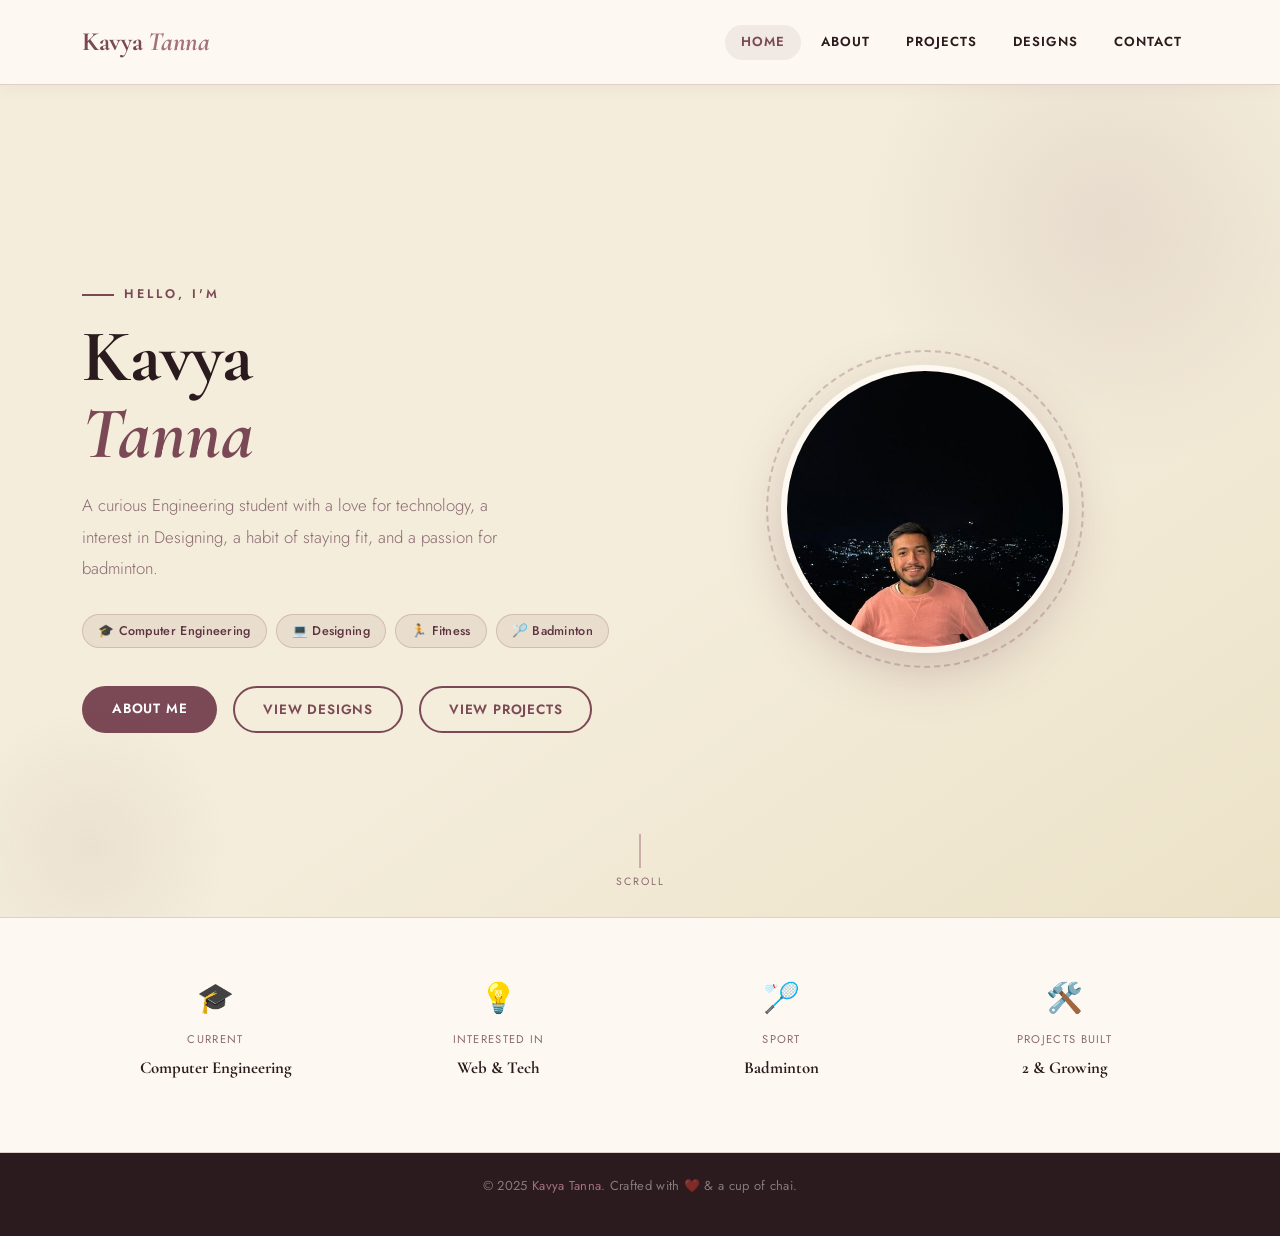
<file: index.html>
<!DOCTYPE html>
<html lang="en">
<head>
  <meta charset="UTF-8"/>
  <meta name="viewport" content="width=device-width, initial-scale=1.0"/>
  <title>Kavya Tanna | Portfolio</title>
  <link rel="stylesheet" href="https://cdn.jsdelivr.net/npm/bootstrap@5.3.2/dist/css/bootstrap.min.css"/>
  <link rel="stylesheet" href="style.css"/>
</head>
<body>

  
  <!-- ========== NAVBAR ========== -->
  <nav class="navbar navbar-expand-lg">
    <div class="container">
      <a class="navbar-brand" href="index.html">Kavya <em>Tanna</em></a>
      <button class="navbar-toggler" type="button"
        data-bs-toggle="collapse" data-bs-target="#navbarNav"
        aria-controls="navbarNav" aria-expanded="false" aria-label="Toggle navigation">
        <span class="navbar-toggler-icon"></span>
      </button>
      <div class="collapse navbar-collapse justify-content-end" id="navbarNav">
        <ul class="navbar-nav gap-1">
          <li class="nav-item"><a class="nav-link" href="index.html">Home</a></li>
          <li class="nav-item"><a class="nav-link" href="about.html">About</a></li>
          <li class="nav-item"><a class="nav-link" href="projects.html">Projects</a></li>
          <li class="nav-item"><a class="nav-link" href="designs.html">Designs</a></li>
          <li class="nav-item"><a class="nav-link" href="contact.html">Contact</a></li>
        </ul>
      </div>
    </div>
  </nav>

  <!-- ========== HERO ========== -->
  <section class="hero-section">
    <div class="container">
      <div class="row align-items-center">

        <!-- Text -->
        <div class="col-lg-6 col-md-7">
          <p class="hero-greeting fade-up">Hello, I'm</p>
          <h1 class="hero-name fade-up delay-1">Kavya<br/><span>Tanna</span></h1>
          <p class="hero-tagline fade-up delay-2">
            A curious Engineering student with a love for technology, a interest in Designing,
            a habit of staying fit, and a passion for badminton. 
          </p>
          <div class="hero-badges fade-up delay-3">
            <span class="badge-pill">🎓 Computer Engineering</span>
            <span class="badge-pill">💻 Designing</span>
            <span class="badge-pill">🏃 Fitness</span>
            <span class="badge-pill">🏸 Badminton</span>
          </div>
          <div class="d-flex flex-wrap gap-3 fade-up delay-4">
            <a href="about.html" class="btn-primary-custom">About Me</a>
            <a href="designs.html" class="btn-outline-custom">View Designs</a>
            <a href="projects.html" class="btn-outline-custom">View Projects</a>
          </div>
        </div>

        <!-- Profile Photo -->
        <div class="col-lg-6 col-md-5 hero-img-wrap fade-up delay-3">
          <!--
            Profile photo saved as profile.png in the same folder.
            To swap, replace the src with your new image filename.
          -->
          <img src="profile.png" alt="Kavya Tanna" class="hero-img"/>
        </div>

      </div>
    </div>

    <!-- Scroll hint -->
    <div class="scroll-hint">
      <span></span>scroll
    </div>
  </section>

  <!-- ========== QUICK INFO STRIP ========== -->
  <section class="quick-info">
    <div class="container">
      <div class="row g-3 justify-content-center">

        <div class="col-6 col-md-3">
          <div class="info-item">
            <div class="info-icon">🎓</div>
            <p class="info-label">Current</p>
            <p class="info-value">Computer Engineering</p>
          </div>
        </div>

        <div class="col-6 col-md-3">
          <div class="info-item">
            <div class="info-icon">💡</div>
            <p class="info-label">Interested In</p>
            <p class="info-value">Web & Tech</p>
          </div>
        </div>

        <div class="col-6 col-md-3">
          <div class="info-item">
            <div class="info-icon">🏸</div>
            <p class="info-label">Sport</p>
            <p class="info-value">Badminton</p>
          </div>
        </div>

        <div class="col-6 col-md-3">
          <div class="info-item">
            <div class="info-icon">🛠️</div>
            <p class="info-label">Projects Built</p>
            <p class="info-value">2 & Growing</p>
          </div>
        </div>

      </div>
    </div>
  </section>

  <!-- ========== FOOTER ========== -->
  <footer class="site-footer">
    <p>© 2025 <span>Kavya Tanna</span>. Crafted with ❤️ &amp; a cup of chai.</p>
  </footer>

  <script src="https://cdn.jsdelivr.net/npm/bootstrap@5.3.2/dist/js/bootstrap.bundle.min.js"></script>
  <script src="script.js"></script>
</body>
</html>
</file>
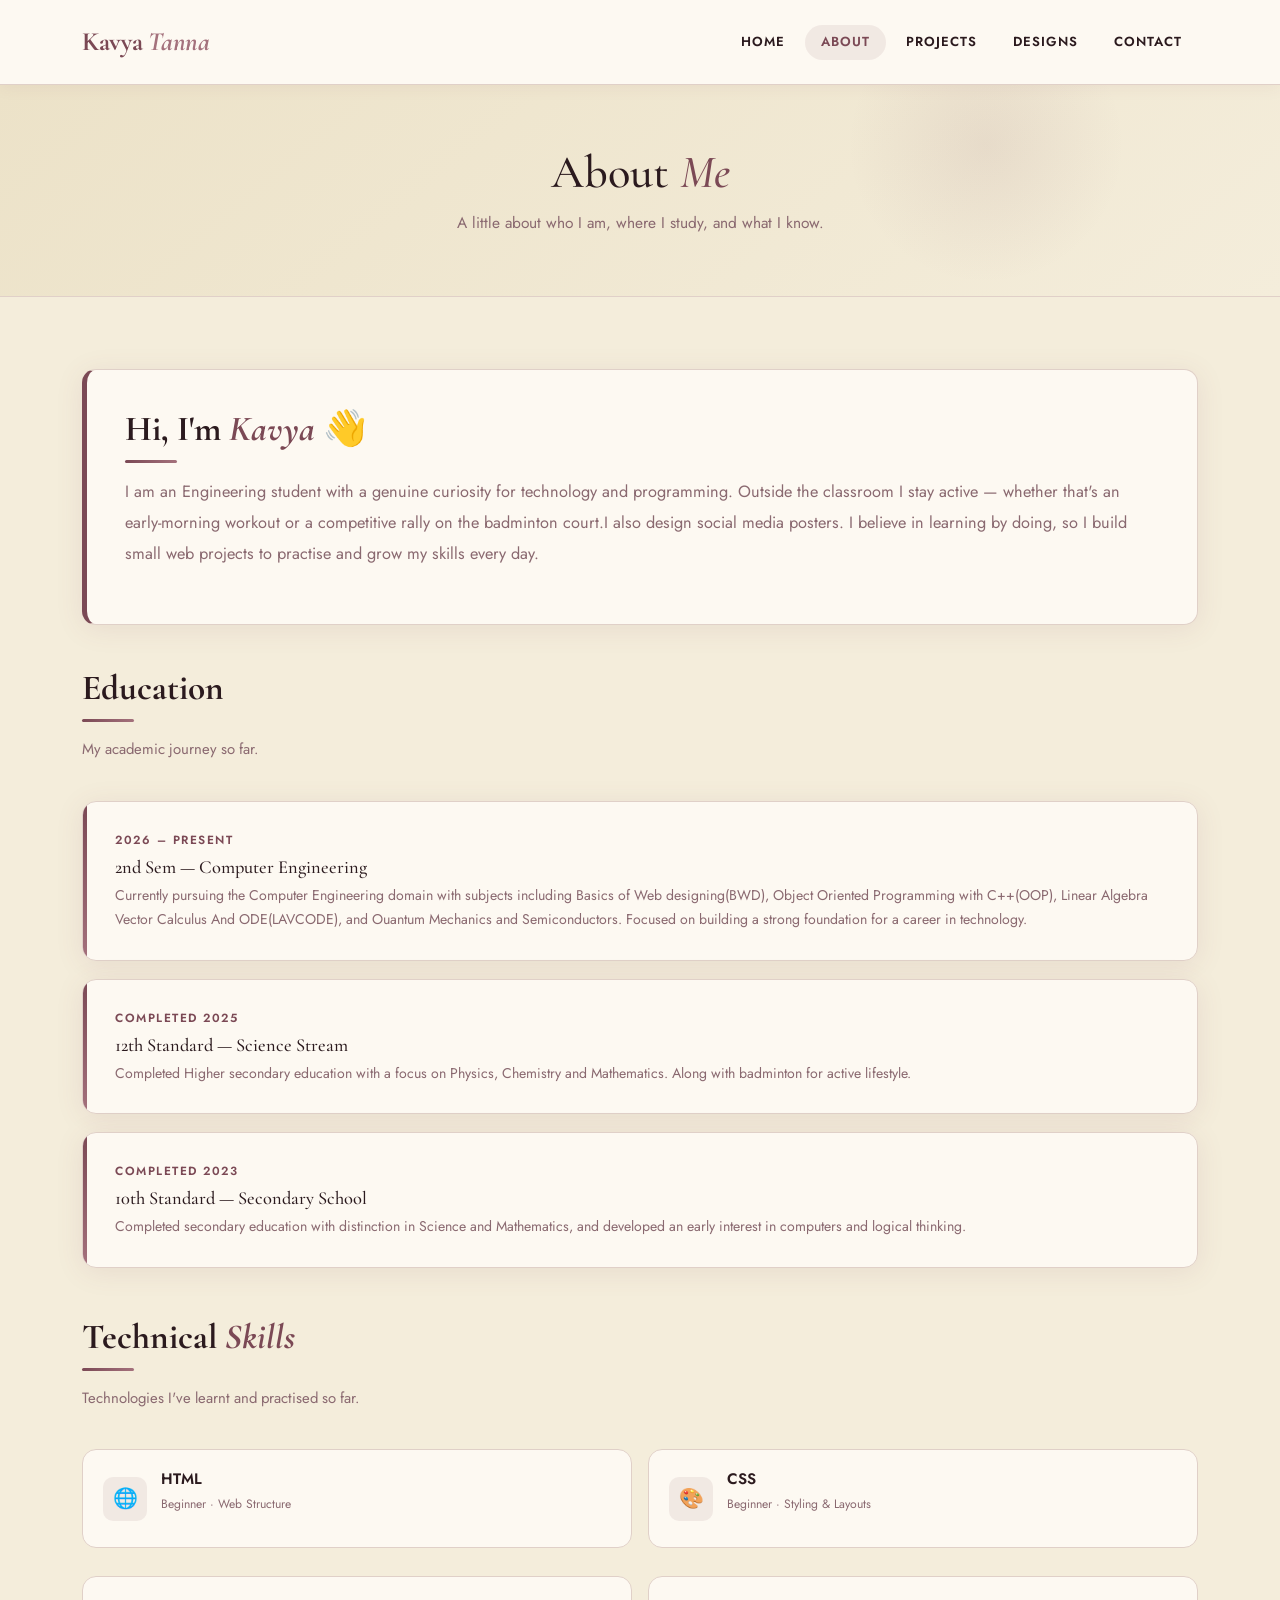
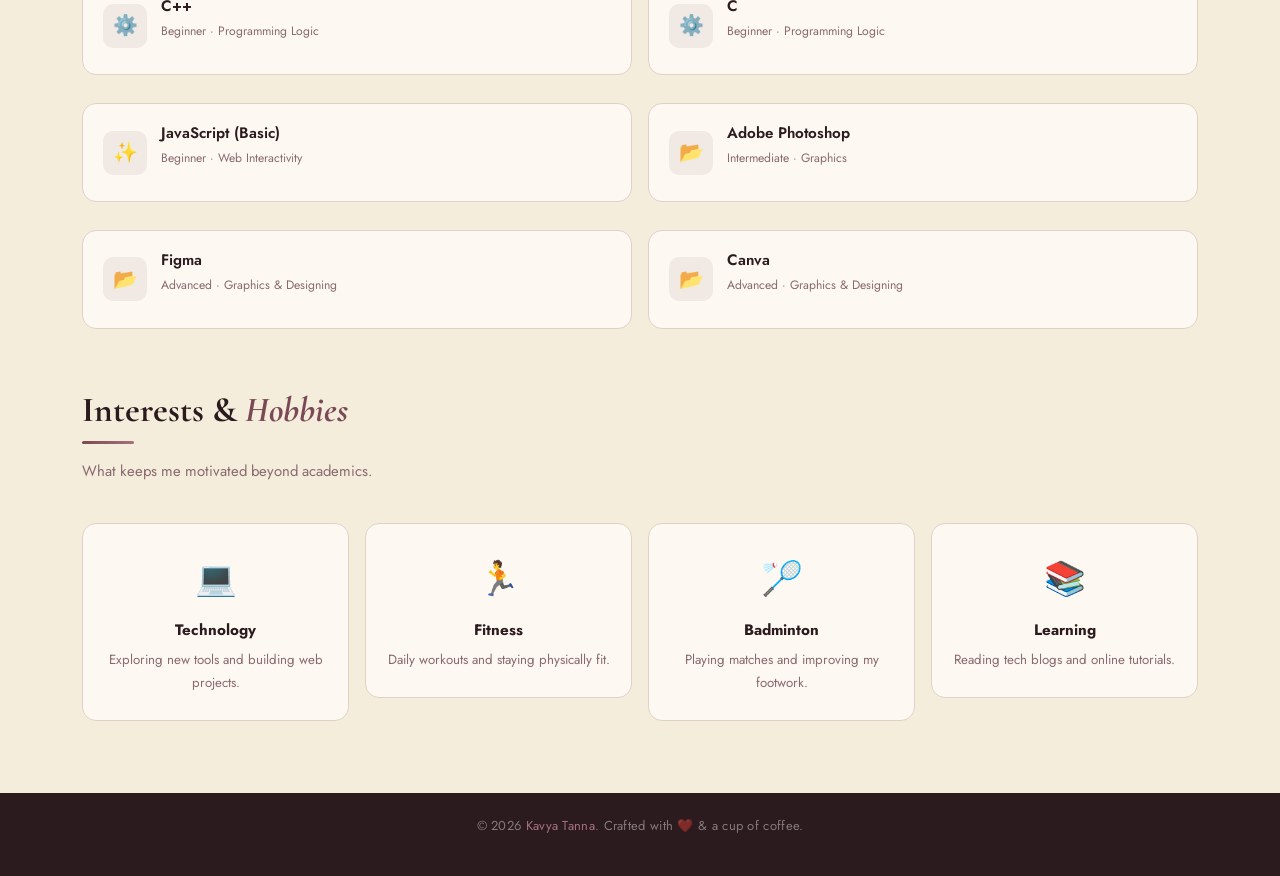
<file: about.html>
<!DOCTYPE html>
<html lang="en">
<head>
  <meta charset="UTF-8"/>
  <meta name="viewport" content="width=device-width, initial-scale=1.0"/>
  <title>About | Kavya Tanna</title>
  <link rel="stylesheet" href="https://cdn.jsdelivr.net/npm/bootstrap@5.3.2/dist/css/bootstrap.min.css"/>
  <link rel="stylesheet" href="style.css"/>
</head>
<body>

  <!-- ========== NAVBAR ========== -->
  <nav class="navbar navbar-expand-lg">
    <div class="container">
      <a class="navbar-brand" href="index.html">Kavya <em>Tanna</em></a>
      <button class="navbar-toggler" type="button"
        data-bs-toggle="collapse" data-bs-target="#navbarNav"
        aria-controls="navbarNav" aria-expanded="false" aria-label="Toggle navigation">
        <span class="navbar-toggler-icon"></span>
      </button>
      <div class="collapse navbar-collapse justify-content-end" id="navbarNav">
        <ul class="navbar-nav gap-1">
          <li class="nav-item"><a class="nav-link" href="index.html">Home</a></li>
          <li class="nav-item"><a class="nav-link" href="about.html">About</a></li>
          <li class="nav-item"><a class="nav-link" href="projects.html">Projects</a></li>
          <li class="nav-item"><a class="nav-link" href="designs.html">Designs</a></li>
          <li class="nav-item"><a class="nav-link" href="contact.html">Contact</a></li>
        </ul>
      </div>
    </div>
  </nav>

  <!-- ========== PAGE BANNER ========== -->
  <section class="page-banner">
    <div class="container">
      <h1 class="fade-up">About <span style="color:var(--mocha);font-style:italic">Me</span></h1>
      <p class="fade-up delay-1">A little about who I am, where I study, and what I know.</p>
    </div>
  </section>

  <!-- ========== ABOUT CONTENT ========== -->
  <section class="about-section">
    <div class="container">

      <!-- Intro -->
      <div class="about-intro fade-up">
        <h2 class="section-title">Hi, I'm <span>Kavya</span> 👋</h2>
        <div class="divider"></div>
        <p>
          I am an Engineering student with a genuine curiosity for technology and programming.
          Outside the classroom I stay active — whether that's an early-morning workout or
          a competitive rally on the badminton court.I also design social media posters. I believe in learning by doing, so I
          build small web projects to practise and grow my skills every day.
        </p>
      </div>

      <!-- Education -->
      <div class="mb-5 fade-up delay-1">
        <h2 class="section-title">Education</h2>
        <div class="divider"></div>
        <p class="section-subtitle">My academic journey so far.</p>

        <div class="edu-card">
          <p class="year">2026 – Present</p>
          <h4>2nd Sem — Computer Engineering</h4>
          <p>
            Currently pursuing the Computer Engineering domain with subjects including Basics of Web designing(BWD), 
             Object Oriented Programming with C++(OOP), Linear Algebra Vector Calculus And ODE(LAVCODE), and Ouantum Mechanics and Semiconductors. 
             Focused on building a strong foundation for a career in technology.
        </div>

        <div class="edu-card">
          <p class="year">Completed 2025</p>
          <h4>12th Standard — Science Stream</h4>
          <p>
            Completed Higher secondary education with a focus on Physics, Chemistry and Mathematics. Along with badminton for active lifestyle.
          </p>
        </div>

        <div class="edu-card">
          <p class="year">Completed 2023</p>
          <h4>10th Standard — Secondary School</h4>
          <p>
            Completed secondary education with distinction in Science and Mathematics,
            and developed an early interest in computers and logical thinking.
          </p>
        </div>
      </div>

      <!-- Skills -->
      <div class="mb-5 fade-up delay-2">
        <h2 class="section-title">Technical <span>Skills</span></h2>
        <div class="divider"></div>
        <p class="section-subtitle">Technologies I've learnt and practised so far.</p>

        <div class="row g-3">
          <div class="col-md-6">
            <div class="skill-item">
              <div class="skill-icon">🌐</div>
              <div>
                <p class="skill-name">HTML</p>
                <p class="skill-level">Beginner · Web Structure</p>
              </div>
            </div>
          </div>
          <div class="col-md-6">
            <div class="skill-item">
              <div class="skill-icon">🎨</div>
              <div>
                <p class="skill-name">CSS</p>
                <p class="skill-level">Beginner · Styling & Layouts</p>
              </div>
            </div>
          </div>
          <div class="col-md-6">
            <div class="skill-item">
              <div class="skill-icon">⚙️</div>
              <div>
                <p class="skill-name">C++</p>
                <p class="skill-level">Beginner · Programming Logic</p>
              </div>
            </div>
          </div>
          <div class="col-md-6">
            <div class="skill-item">
              <div class="skill-icon">⚙️</div>
              <div>
                <p class="skill-name">C</p>
                <p class="skill-level">Beginner · Programming Logic</p>
              </div>
            </div>
          </div>
          <div class="col-md-6">
            <div class="skill-item">
              <div class="skill-icon">✨</div>
              <div>
                <p class="skill-name">JavaScript (Basic)</p>
                <p class="skill-level">Beginner · Web Interactivity</p>
              </div>
            </div>
          </div>
          <div class="col-md-6">
            <div class="skill-item">
              <div class="skill-icon">📂</div>
              <div>
                <p class="skill-name">Adobe Photoshop</p>
                <p class="skill-level">Intermediate · Graphics</p>
              </div>
            </div>
          </div>
          <div class="col-md-6">
            <div class="skill-item">
              <div class="skill-icon">📂</div>
              <div>
                <p class="skill-name">Figma</p>
                <p class="skill-level">Advanced · Graphics & Designing </p>
              </div>
            </div>
          </div>
          <div class="col-md-6">
            <div class="skill-item">
              <div class="skill-icon">📂</div>
              <div>
                <p class="skill-name">Canva</p>
                <p class="skill-level">Advanced · Graphics & Designing</p>
              </div>
            </div>
          </div>
        </div>

        
      </div>

      <!-- Interests -->
      <div class="fade-up delay-3">
        <h2 class="section-title">Interests &amp; <span>Hobbies</span></h2>
        <div class="divider"></div>
        <p class="section-subtitle">What keeps me motivated beyond academics.</p>
        <div class="row g-3">
          <div class="col-6 col-md-3">
            <div class="interest-box">
              <div class="emoji">💻</div>
              <strong>Technology</strong>
              <p>Exploring new tools and building web projects.</p>
            </div>
          </div>
          <div class="col-6 col-md-3">
            <div class="interest-box">
              <div class="emoji">🏃</div>
              <strong>Fitness</strong>
              <p>Daily workouts and staying physically fit.</p>
            </div>
          </div>
          <div class="col-6 col-md-3">
            <div class="interest-box">
              <div class="emoji">🏸</div>
              <strong>Badminton</strong>
              <p>Playing matches and improving my footwork.</p>
            </div>
          </div>
          <div class="col-6 col-md-3">
            <div class="interest-box">
              <div class="emoji">📚</div>
              <strong>Learning</strong>
              <p>Reading tech blogs and online tutorials.</p>
            </div>
          </div>
        </div>
      </div>

    </div>
  </section>

  <!-- ========== FOOTER ========== -->
  <footer class="site-footer">
    <p>© 2026 <span>Kavya Tanna</span>. Crafted with ❤️ &amp; a cup of coffee.</p>
  </footer>

  <script src="https://cdn.jsdelivr.net/npm/bootstrap@5.3.2/dist/js/bootstrap.bundle.min.js"></script>
  <script src="script.js"></script>
</body>
</html>
</file>
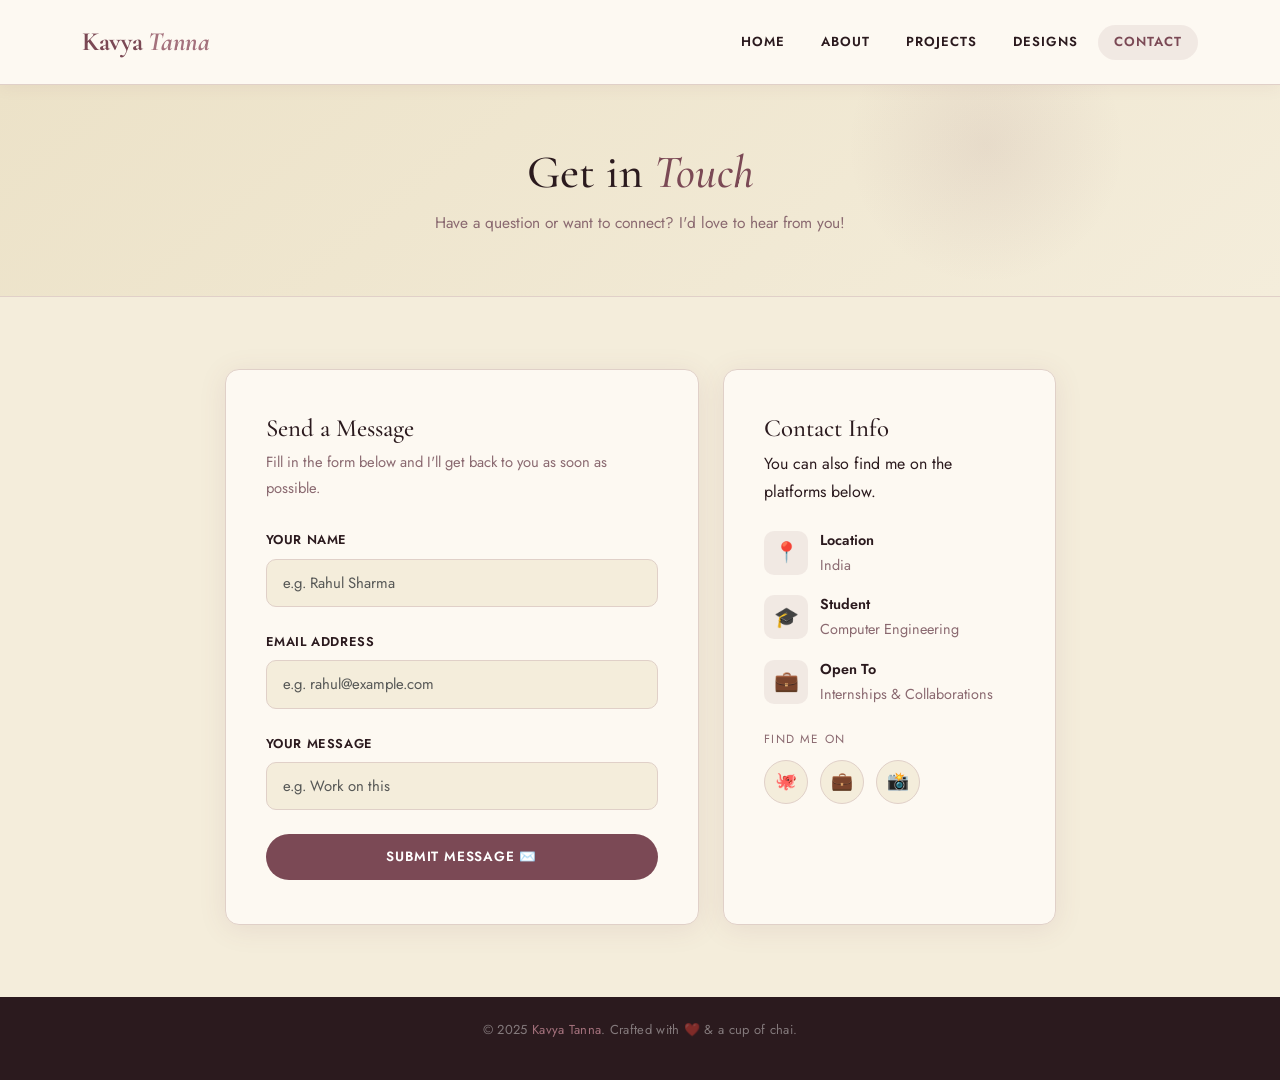
<file: contact.html>
<!DOCTYPE html>
<html lang="en">
<head>
  <meta charset="UTF-8"/>
  <meta name="viewport" content="width=device-width, initial-scale=1.0"/>
  <title>Contact | Kavya Tanna</title>
  <link rel="stylesheet" href="https://cdn.jsdelivr.net/npm/bootstrap@5.3.2/dist/css/bootstrap.min.css"/>
  <link rel="stylesheet" href="style.css"/>
</head>
<body>

  <!-- ========== NAVBAR ========== -->
  <nav class="navbar navbar-expand-lg">
    <div class="container">
      <a class="navbar-brand" href="index.html">Kavya <em>Tanna</em></a>
      <button class="navbar-toggler" type="button"
        data-bs-toggle="collapse" data-bs-target="#navbarNav"
        aria-controls="navbarNav" aria-expanded="false" aria-label="Toggle navigation">
        <span class="navbar-toggler-icon"></span>
      </button>
      <div class="collapse navbar-collapse justify-content-end" id="navbarNav">
        <ul class="navbar-nav gap-1">
          <li class="nav-item"><a class="nav-link" href="index.html">Home</a></li>
          <li class="nav-item"><a class="nav-link" href="about.html">About</a></li>
          <li class="nav-item"><a class="nav-link" href="projects.html">Projects</a></li>
          <li class="nav-item"><a class="nav-link" href="designs.html">Designs</a></li>
          <li class="nav-item"><a class="nav-link" href="contact.html">Contact</a></li>
        </ul>
      </div>
    </div>
  </nav>

  <!-- ========== PAGE BANNER ========== -->
  <section class="page-banner">
    <div class="container">
      <h1 class="fade-up">Get in <span style="color:var(--mocha);font-style:italic">Touch</span></h1>
      <p class="fade-up delay-1">Have a question or want to connect? I'd love to hear from you!</p>
    </div>
  </section>

  <!-- ========== CONTACT SECTION ========== -->
  <section class="contact-section">
    <div class="container">
      <div class="row justify-content-center">
        <div class="col-lg-9">
          <div class="row g-4">

            <!-- Contact Form -->
            <div class="col-md-7 fade-up delay-1">
              <div class="contact-card">
                <h3>Send a Message</h3>
                <p>Fill in the form below and I'll get back to you as soon as possible.</p>

                <!-- contactForm id is required by script.js -->
                <form id="contactForm" novalidate>

                  <!-- Name -->
                  <div class="mb-4">
                    <label for="contactName" class="form-label">Your Name</label>
                    <input type="text" class="form-control" id="contactName"
                           placeholder="e.g. Rahul Sharma" required/>
                  </div>

                  <!-- Email -->
                  <div class="mb-4">
                    <label for="contactEmail" class="form-label">Email Address</label>
                    <input type="email" class="form-control" id="contactEmail"
                           placeholder="e.g. rahul@example.com" required/>
                  </div>

                  <!-- Message -->
                  <div class="mb-4">
                    <label for="contactEmail" class="form-label">Your Message</label>
                    <input type="text" class="form-control" id="contactEmail"
                           placeholder="e.g. Work on this" required/>
                  </div>

                  <!-- Submit -->
                  <button type="submit" class="btn-primary-custom"
                          style="width:100%;text-align:center;">
                    Submit Message ✉️
                  </button>

                </form>
                <!-- Alert injected here by script.js -->
              </div>
            </div>

            <!-- Info Sidebar -->
            <div class="col-md-5 fade-up delay-2">
              <div class="contact-card" style="height:100%;display:flex;flex-direction:column;gap:22px;">

                <div>
                  <h3>Contact Info</h3>
                  <p style="margin-bottom:0;">You can also find me on the platforms below.</p>
                </div>

                <!-- Info rows -->
                <div style="display:flex;flex-direction:column;gap:14px;font-size:0.9rem;">

                  <div style="display:flex;align-items:center;gap:12px;">
                    <div class="skill-icon">📍</div>
                    <div>
                      <p style="margin:0;font-weight:600;color:var(--dark)">Location</p>
                      <p style="margin:0;color:var(--muted)">India</p>
                    </div>
                  </div>

                  <div style="display:flex;align-items:center;gap:12px;">
                    <div class="skill-icon">🎓</div>
                    <div>
                      <p style="margin:0;font-weight:600;color:var(--dark)">Student</p>
                      <p style="margin:0;color:var(--muted)">Computer Engineering</p>
                    </div>
                  </div>

                  <div style="display:flex;align-items:center;gap:12px;">
                    <div class="skill-icon">💼</div>
                    <div>
                      <p style="margin:0;font-weight:600;color:var(--dark)">Open To</p>
                      <p style="margin:0;color:var(--muted)">Internships &amp; Collaborations</p>
                    </div>
                  </div>

                </div>

                <!-- Social icons -->
                <div>
                  <p style="font-size:0.74rem;color:var(--muted);margin-bottom:10px;
                             text-transform:uppercase;letter-spacing:1.2px;">
                    Find Me On
                  </p>
                  <div class="social-strip">
                    <!-- Replace # with your actual profile URLs -->
                    <a href="#" class="social-link" title="GitHub">🐙</a>
                    <a href="#" class="social-link" title="LinkedIn">💼</a>
                    <a href="#" class="social-link" title="Instagram">📸</a>
                  </div>
                </div>

              </div>
            </div>

          </div><!-- /row -->
        </div><!-- /col-lg-9 -->
      </div><!-- /row justify -->
    </div>
  </section>

  <!-- ========== FOOTER ========== -->
  <footer class="site-footer">
    <p>© 2025 <span>Kavya Tanna</span>. Crafted with ❤️ &amp; a cup of chai.</p>
  </footer>

  <script src="https://cdn.jsdelivr.net/npm/bootstrap@5.3.2/dist/js/bootstrap.bundle.min.js"></script>
  <script src="script.js"></script>
</body>
</html>
</file>
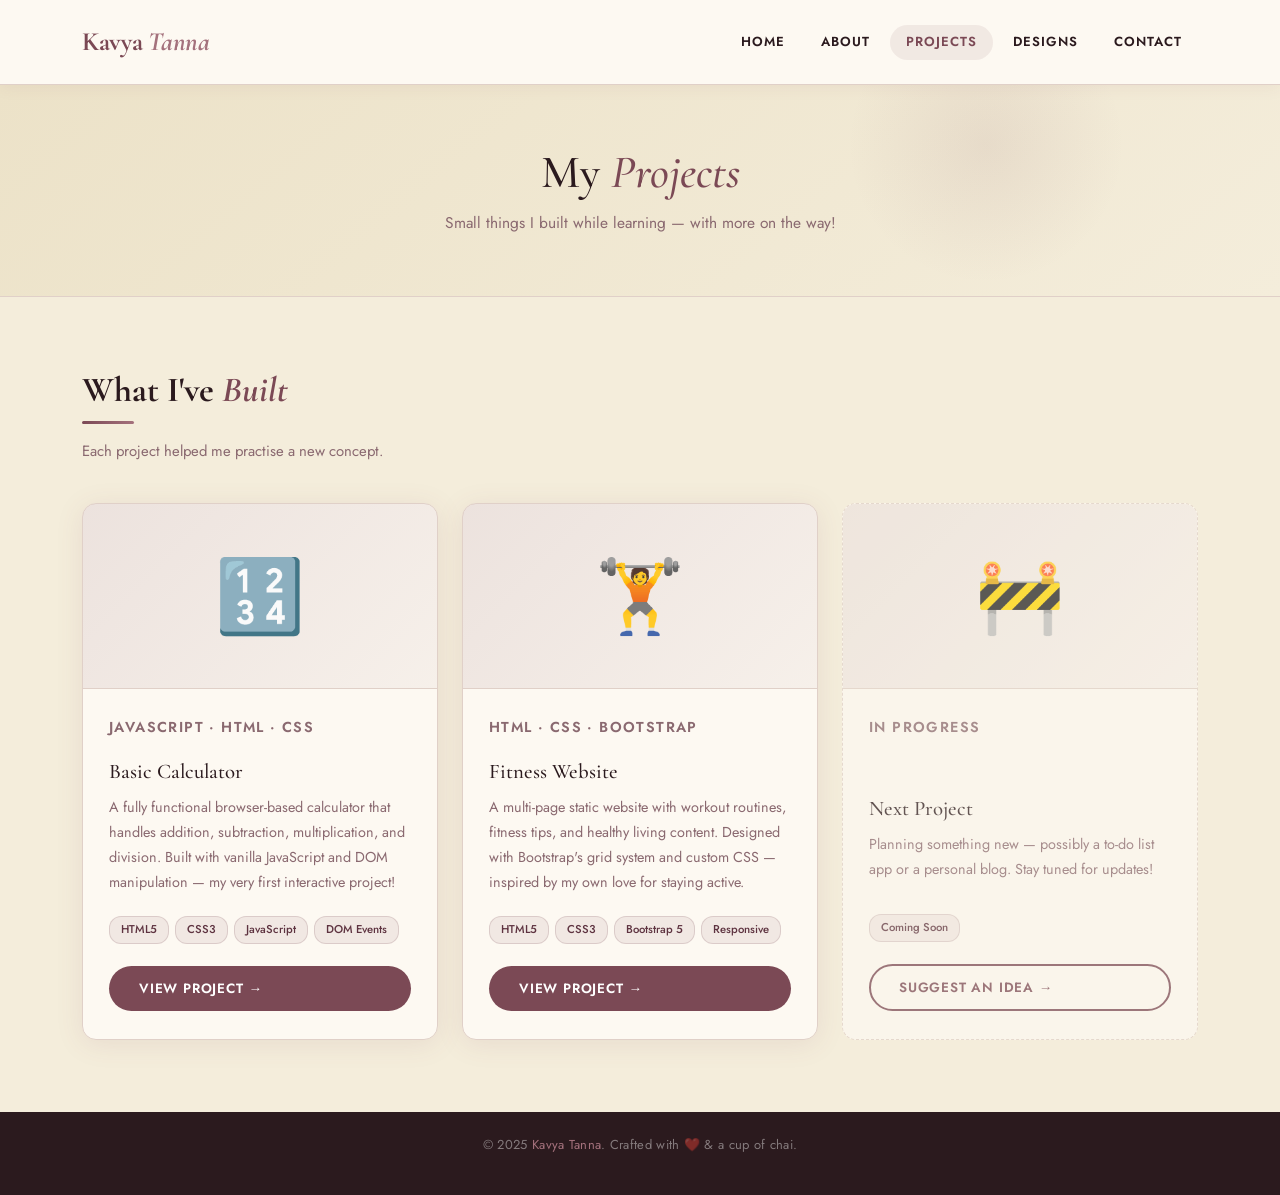
<file: projects.html>
<!DOCTYPE html>
<html lang="en">
<head>
  <meta charset="UTF-8"/>
  <meta name="viewport" content="width=device-width, initial-scale=1.0"/>
  <title>Projects | Kavya Tanna</title>
  <link rel="stylesheet" href="https://cdn.jsdelivr.net/npm/bootstrap@5.3.2/dist/css/bootstrap.min.css"/>
  <link rel="stylesheet" href="style.css"/>
</head>
<body>

  <!-- ========== NAVBAR ========== -->
  <nav class="navbar navbar-expand-lg">
    <div class="container">
      <a class="navbar-brand" href="index.html">Kavya <em>Tanna</em></a>
      <button class="navbar-toggler" type="button"
        data-bs-toggle="collapse" data-bs-target="#navbarNav"
        aria-controls="navbarNav" aria-expanded="false" aria-label="Toggle navigation">
        <span class="navbar-toggler-icon"></span>
      </button>
      <div class="collapse navbar-collapse justify-content-end" id="navbarNav">
        <ul class="navbar-nav gap-1">
          <li class="nav-item"><a class="nav-link" href="index.html">Home</a></li>
          <li class="nav-item"><a class="nav-link" href="about.html">About</a></li>
          <li class="nav-item"><a class="nav-link" href="projects.html">Projects</a></li>
          <li class="nav-item"><a class="nav-link" href="designs.html">Designs</a></li>
          <li class="nav-item"><a class="nav-link" href="contact.html">Contact</a></li>
        </ul>
      </div>
    </div>
  </nav>

  <!-- ========== PAGE BANNER ========== -->
  <section class="page-banner">
    <div class="container">
      <h1 class="fade-up">My <span style="color:var(--mocha);font-style:italic">Projects</span></h1>
      <p class="fade-up delay-1">Small things I built while learning — with more on the way!</p>
    </div>
  </section>

  <!-- ========== PROJECTS SECTION ========== -->
  <section class="projects-section">
    <div class="container">

      <div class="mb-4 fade-up">
        <h2 class="section-title">What I've <span>Built</span></h2>
        <div class="divider"></div>
        <p class="section-subtitle">Each project helped me practise a new concept.</p>
      </div>

      <div class="row g-4">

        <!-- Project 1 — Calculator -->
        <div class="col-md-6 col-lg-4 fade-up delay-1">
          <div class="project-card">
            <div class="project-thumb">🔢</div>
            <div class="project-card-body">
              <p class="project-tag">JavaScript · HTML · CSS</p>
              <h3>Basic Calculator</h3>
              <p>
                A fully functional browser-based calculator that handles addition,
                subtraction, multiplication, and division. Built with vanilla JavaScript
                and DOM manipulation — my very first interactive project!
              </p>
              <div class="tech-chips">
                <span class="chip">HTML5</span>
                <span class="chip">CSS3</span>
                <span class="chip">JavaScript</span>
                <span class="chip">DOM Events</span>
              </div>
              <!-- Replace href="#" with your project's actual link -->
              <a href="#" class="btn-primary-custom"
                 onclick="alert('Project link coming soon!');return false;">
                View Project →
              </a>
            </div>
          </div>
        </div>

        <!-- Project 2 — Fitness Website -->
        <div class="col-md-6 col-lg-4 fade-up delay-2">
          <div class="project-card">
            <div class="project-thumb">🏋️</div>
            <div class="project-card-body">
              <p class="project-tag">HTML · CSS · Bootstrap</p>
              <h3>Fitness Website</h3>
              <p>
                A multi-page static website with workout routines, fitness tips, and
                healthy living content. Designed with Bootstrap's grid system and custom
                CSS — inspired by my own love for staying active.
              </p>
              <div class="tech-chips">
                <span class="chip">HTML5</span>
                <span class="chip">CSS3</span>
                <span class="chip">Bootstrap 5</span>
                <span class="chip">Responsive</span>
              </div>
              <!-- Replace href="#" with your project's actual link -->
              <a href="#" class="btn-primary-custom"
                 onclick="alert('Project link coming soon!');return false;">
                View Project →
              </a>
            </div>
          </div>
        </div>

        <!-- Coming Soon card -->
        <div class="col-md-6 col-lg-4 fade-up delay-3">
          <div class="project-card" style="border-style:dashed;box-shadow:none;opacity:0.72;">
            <div class="project-thumb">🚧</div>
            <div class="project-card-body">
              <p class="project-tag">In Progress</p>
              <h3>Next Project</h3>
              <p>
                Planning something new — possibly a to-do list app or a personal blog.
                Stay tuned for updates!
              </p>
              <div class="tech-chips">
                <span class="chip">Coming Soon</span>
              </div>
              <a href="contact.html" class="btn-outline-custom">Suggest an Idea →</a>
            </div>
          </div>
        </div>

      </div><!-- /row -->
    </div>
  </section>

  <!-- ========== FOOTER ========== -->
  <footer class="site-footer">
    <p>© 2025 <span>Kavya Tanna</span>. Crafted with ❤️ &amp; a cup of chai.</p>
  </footer>

  <script src="https://cdn.jsdelivr.net/npm/bootstrap@5.3.2/dist/js/bootstrap.bundle.min.js"></script>
  <script src="script.js"></script>
</body>
</html>
</file>
<file: style.css>
/* =============================================
   Kavya Tanna — Portfolio
   style.css  |  Mocha Berry × Soft Vanilla
   ============================================= */

@import url('https://fonts.googleapis.com/css2?family=Cormorant+Garamond:ital,wght@0,400;0,600;0,700;1,400;1,600&family=Jost:wght@300;400;500;600&display=swap');

/* ---------- Design Tokens ---------- */
:root {
  --mocha:      #7b4955;
  --mocha-dk:   #5e3340;
  --mocha-lt:   #a4717c;
  --mocha-pale: rgba(123,73,85,0.09);
  --vanilla:    #f4eddb;
  --vanilla-dk: #ece2c8;
  --cream:      #fdf9f2;
  --dark:       #2b1a1e;
  --muted:      #8a6970;
  --border:     #e0d0c8;
  --font-head:  'Cormorant Garamond', Georgia, serif;
  --font-body:  'Jost', sans-serif;
  --r:          14px;
  --shadow:     0 4px 28px rgba(123,73,85,0.10);
  --shadow-md:  0 12px 42px rgba(123,73,85,0.17);
}

/* ---------- Reset ---------- */
*,*::before,*::after{box-sizing:border-box;margin:0;padding:0}
html{scroll-behavior:smooth}
body{font-family:var(--font-body);background:var(--vanilla);color:var(--dark);line-height:1.75}
h1,h2,h3,h4{font-family:var(--font-head);color:var(--dark);line-height:1.2}
a{text-decoration:none;color:inherit}
img{max-width:100%}

/* =============================================
   NAVBAR
   ============================================= */
.navbar{
  background:var(--cream);
  border-bottom:1px solid var(--border);
  padding:14px 0;
  position:sticky;top:0;z-index:200;
  box-shadow:0 2px 16px rgba(123,73,85,0.07);
}
.navbar-brand{
  font-family:var(--font-head);
  font-size:1.65rem;font-weight:700;
  color:var(--mocha)!important;
  letter-spacing:-0.3px;
}
.navbar-brand em{font-style:italic;color:var(--mocha-lt)}
.nav-link{
  font-family:var(--font-body);
  font-size:0.82rem;font-weight:600;
  color:var(--dark)!important;
  padding:6px 16px!important;
  border-radius:20px;
  letter-spacing:1px;
  text-transform:uppercase;
  transition:all 0.22s ease;
}
.nav-link:hover,.nav-link.active{
  color:var(--mocha)!important;
  background:var(--mocha-pale);
}

/* =============================================
   SHARED SECTION ELEMENTS
   ============================================= */
.section-title{font-size:2.2rem;font-weight:700;margin-bottom:4px}
.section-title span{color:var(--mocha);font-style:italic}
.section-subtitle{font-size:0.93rem;color:var(--muted);margin-bottom:2.4rem}
.divider{
  width:52px;height:3px;border-radius:2px;
  background:linear-gradient(90deg,var(--mocha),var(--mocha-lt));
  margin:10px 0 14px;
}

/* =============================================
   BUTTONS
   ============================================= */
.btn-primary-custom{
  display:inline-block;
  background:var(--mocha);color:#fff;
  padding:11px 30px;border:none;border-radius:30px;
  font-family:var(--font-body);font-weight:600;
  font-size:0.84rem;letter-spacing:0.8px;text-transform:uppercase;
  transition:all 0.26s ease;cursor:pointer;
}
.btn-primary-custom:hover{
  background:var(--mocha-dk);color:#fff;
  transform:translateY(-3px);
  box-shadow:0 8px 24px rgba(123,73,85,0.35);
}
.btn-outline-custom{
  display:inline-block;
  background:transparent;color:var(--mocha);
  border:2px solid var(--mocha);
  padding:10px 28px;border-radius:30px;
  font-family:var(--font-body);font-weight:600;
  font-size:0.84rem;letter-spacing:0.8px;text-transform:uppercase;
  transition:all 0.26s ease;cursor:pointer;
}
.btn-outline-custom:hover{
  background:var(--mocha);color:#fff;
  transform:translateY(-3px);
  box-shadow:0 8px 24px rgba(123,73,85,0.25);
}

/* =============================================
   HOME — HERO
   ============================================= */
.hero-section{
  min-height:calc(100vh - 68px);
  display:flex;align-items:center;
  padding:70px 0 55px;
  background:linear-gradient(145deg,var(--vanilla) 55%,var(--vanilla-dk) 100%);
  position:relative;overflow:hidden;
}
.hero-section::before{
  content:'';position:absolute;
  width:540px;height:540px;border-radius:50%;
  background:radial-gradient(circle,rgba(123,73,85,0.11) 0%,transparent 65%);
  top:-130px;right:-100px;pointer-events:none;
}
.hero-section::after{
  content:'';position:absolute;
  width:300px;height:300px;border-radius:50%;
  background:radial-gradient(circle,rgba(123,73,85,0.07) 0%,transparent 65%);
  bottom:-80px;left:-60px;pointer-events:none;
}

.hero-greeting{
  font-family:var(--font-body);
  font-size:0.78rem;font-weight:600;
  color:var(--mocha);letter-spacing:3px;text-transform:uppercase;
  margin-bottom:12px;
  display:flex;align-items:center;gap:10px;
}
.hero-greeting::before{
  content:'';width:32px;height:2px;background:var(--mocha);display:inline-block;
}

.hero-name{
  font-family:var(--font-head);
  font-size:clamp(2.8rem,6vw,4.6rem);
  font-weight:700;line-height:1.05;
  margin-bottom:18px;
}
.hero-name span{color:var(--mocha);font-style:italic}

.hero-tagline{
  font-size:1.05rem;color:var(--muted);
  max-width:440px;margin-bottom:30px;
  font-weight:300;line-height:1.85;
}

.hero-badges{display:flex;flex-wrap:wrap;gap:9px;margin-bottom:38px}
.badge-pill{
  background:var(--mocha-pale);color:var(--mocha-dk);
  border:1px solid rgba(123,73,85,0.22);
  padding:5px 15px;border-radius:20px;
  font-size:0.79rem;font-weight:500;letter-spacing:0.3px;
}

/* Profile Image */
.hero-img-wrap{
  display:flex;justify-content:center;align-items:center;
  position:relative;
}
.hero-img-wrap::before{
  content:'';position:absolute;
  width:318px;height:318px;border-radius:50%;
  border:2px dashed rgba(123,73,85,0.28);
  animation:rotateSlow 18s linear infinite;
}
@keyframes rotateSlow{to{transform:rotate(360deg)}}
.hero-img{
  width:288px;height:288px;border-radius:50%;
  object-fit:cover;object-position:center top;
  border:6px solid var(--cream);
  box-shadow:0 18px 52px rgba(123,73,85,0.28);
  position:relative;z-index:1;display:block;
}

/* Scroll hint */
.scroll-hint{
  position:absolute;bottom:26px;left:50%;transform:translateX(-50%);
  display:flex;flex-direction:column;align-items:center;gap:5px;
  color:var(--muted);font-size:0.66rem;letter-spacing:2px;text-transform:uppercase;
}
.scroll-hint span{
  width:1px;height:34px;background:var(--mocha-lt);display:block;
  animation:scrollPulse 1.6s ease-in-out infinite;
}
@keyframes scrollPulse{
  0%,100%{opacity:0.3;transform:scaleY(0.6)}
  50%{opacity:1;transform:scaleY(1)}
}

/* Quick-info strip */
.quick-info{
  padding:44px 0;background:var(--cream);
  border-top:1px solid var(--border);border-bottom:1px solid var(--border);
}
.info-item{text-align:center;padding:10px}
.info-icon{font-size:1.85rem;margin-bottom:6px}
.info-label{
  font-size:0.7rem;color:var(--muted);
  text-transform:uppercase;letter-spacing:1.3px;margin-bottom:3px;
}
.info-value{font-family:var(--font-head);font-size:1.05rem;font-weight:700}

/* =============================================
   PAGE BANNER  (About / Projects / Contact)
   ============================================= */
.page-banner{
  padding:60px 0 44px;
  background:linear-gradient(140deg,var(--vanilla-dk),var(--vanilla));
  border-bottom:1px solid var(--border);
  text-align:center;position:relative;overflow:hidden;
}
.page-banner::before{
  content:'';position:absolute;
  width:280px;height:280px;border-radius:50%;
  background:radial-gradient(circle,rgba(123,73,85,0.09) 0%,transparent 70%);
  top:-80px;right:12%;pointer-events:none;
}
.page-banner h1{font-size:2.9rem;margin-bottom:8px}
.page-banner p{color:var(--muted);font-size:0.97rem}

/* =============================================
   ABOUT PAGE
   ============================================= */
.about-section{padding:72px 0}

.about-intro{
  background:var(--cream);border-radius:var(--r);
  padding:38px;box-shadow:var(--shadow);
  border:1px solid var(--border);border-left:5px solid var(--mocha);
  margin-bottom:42px;
}
.about-intro p{color:var(--muted);font-size:1.02rem;line-height:1.9}

.edu-card{
  background:var(--cream);border-radius:var(--r);
  padding:28px 32px;box-shadow:var(--shadow);
  border:1px solid var(--border);
  margin-bottom:18px;
  transition:transform 0.22s,box-shadow 0.22s;
  position:relative;overflow:hidden;
}
.edu-card::after{
  content:'';position:absolute;
  top:0;left:0;width:4px;height:100%;
  background:linear-gradient(180deg,var(--mocha),var(--mocha-lt));
}
.edu-card:hover{transform:translateY(-4px);box-shadow:var(--shadow-md)}
.edu-card .year{
  font-size:0.74rem;color:var(--mocha);font-weight:600;
  letter-spacing:1.5px;text-transform:uppercase;margin-bottom:5px;
}
.edu-card h4{font-size:1.15rem;margin-bottom:5px}
.edu-card p{color:var(--muted);font-size:0.88rem;margin:0}

.skill-item{
  background:var(--cream);border-radius:var(--r);
  padding:16px 20px;border:1px solid var(--border);
  display:flex;align-items:center;gap:14px;
  margin-bottom:12px;transition:all 0.22s;
}
.skill-item:hover{
  border-color:var(--mocha);
  box-shadow:0 4px 18px rgba(123,73,85,0.13);
  transform:translateX(5px);
}
.skill-icon{
  width:44px;height:44px;border-radius:10px;
  background:var(--mocha-pale);
  display:flex;align-items:center;justify-content:center;
  font-size:1.25rem;flex-shrink:0;
}
.skill-name{font-weight:600;font-size:0.95rem;color:var(--dark);margin-bottom:1px}
.skill-level{font-size:0.76rem;color:var(--muted)}

.interest-box{
  text-align:center;padding:26px 14px;
  background:var(--cream);border-radius:var(--r);
  border:1px solid var(--border);transition:all 0.25s;
}
.interest-box:hover{
  border-color:var(--mocha);
  background:rgba(123,73,85,0.04);
  transform:translateY(-5px);box-shadow:var(--shadow-md);
}
.interest-box .emoji{font-size:2.1rem;margin-bottom:9px}
.interest-box strong{font-size:0.95rem;display:block;margin-bottom:4px;color:var(--dark)}
.interest-box p{font-size:0.83rem;margin:0;color:var(--muted)}

/* =============================================
   PROJECTS PAGE
   ============================================= */
.projects-section{padding:72px 0}

.project-card{
  background:var(--cream);border-radius:var(--r);
  border:1px solid var(--border);box-shadow:var(--shadow);
  overflow:hidden;transition:all 0.3s ease;
  height:100%;display:flex;flex-direction:column;
}
.project-card:hover{
  transform:translateY(-7px);
  box-shadow:var(--shadow-md);
  border-color:rgba(123,73,85,0.30);
}
.project-thumb{
  height:185px;
  display:flex;align-items:center;justify-content:center;
  font-size:4.5rem;
  background:linear-gradient(135deg,rgba(123,73,85,0.13),rgba(123,73,85,0.05));
  border-bottom:1px solid var(--border);
}
.project-card:nth-child(2) .project-thumb{
  background:linear-gradient(135deg,rgba(164,113,124,0.12),rgba(123,73,85,0.06));
}
.project-card:nth-child(3) .project-thumb{
  background:#f5f5f0;
}
.project-card-body{padding:26px 26px 28px;flex:1;display:flex;flex-direction:column}
.project-tag{
  font-size:0.7rem;color:var(--mocha);font-weight:600;
  letter-spacing:1.4px;text-transform:uppercase;margin-bottom:8px;
}
.project-card-body h3{font-size:1.3rem;margin-bottom:10px}
.project-card-body p{color:var(--muted);font-size:0.9rem;flex:1;margin-bottom:20px;line-height:1.75}
.tech-chips{display:flex;flex-wrap:wrap;gap:6px;margin-bottom:22px}
.chip{
  font-size:0.71rem;padding:3px 11px;border-radius:12px;
  background:var(--mocha-pale);color:var(--mocha-dk);
  border:1px solid rgba(123,73,85,0.18);font-weight:500;
}

/* =============================================
   CONTACT PAGE
   ============================================= */
.contact-section{padding:72px 0}

.contact-card{
  background:var(--cream);border-radius:var(--r);
  padding:44px 40px;box-shadow:var(--shadow);border:1px solid var(--border);
}
.contact-card h3{font-size:1.55rem;margin-bottom:6px}
.contact-card > p{color:var(--muted);font-size:0.92rem;margin-bottom:28px}

.form-label{
  font-size:0.8rem;font-weight:600;color:var(--dark);
  margin-bottom:7px;letter-spacing:0.6px;text-transform:uppercase;display:block;
}
.form-control{
  border:1.5px solid var(--border);border-radius:10px;
  padding:12px 16px;font-family:var(--font-body);
  font-size:0.93rem;color:var(--dark);background:var(--vanilla);
  transition:border-color 0.22s,box-shadow 0.22s;width:100%;
}
.form-control:focus{
  border-color:var(--mocha);
  box-shadow:0 0 0 3px rgba(123,73,85,0.14);
  outline:none;background:#fff;
}

.social-strip{display:flex;gap:12px}
.social-link{
  width:44px;height:44px;border-radius:50%;
  background:var(--vanilla);border:1.5px solid var(--border);
  display:flex;align-items:center;justify-content:center;
  font-size:1.1rem;transition:all 0.25s;color:var(--muted);
}
.social-link:hover{
  background:var(--mocha);border-color:var(--mocha);color:#fff;
  transform:translateY(-3px);box-shadow:0 6px 16px rgba(123,73,85,0.28);
}

/* =============================================
   FOOTER
   ============================================= */
.site-footer{
  background:var(--dark);color:rgba(255,255,255,0.42);
  text-align:center;padding:22px;
  font-size:0.81rem;letter-spacing:0.3px;
}
.site-footer span{color:var(--mocha-lt)}

/* =============================================
   ANIMATIONS
   ============================================= */
.fade-up{opacity:0;transform:translateY(22px);animation:fadeUp 0.55s ease forwards}
@keyframes fadeUp{to{opacity:1;transform:translateY(0)}}
.delay-1{animation-delay:0.12s}
.delay-2{animation-delay:0.24s}
.delay-3{animation-delay:0.36s}
.delay-4{animation-delay:0.48s}

/* =============================================
   RESPONSIVE
   ============================================= */
@media(max-width:768px){
  .hero-section{padding:50px 0 70px;text-align:center}
  .hero-greeting{justify-content:center}
  .hero-tagline{margin:0 auto 26px}
  .hero-badges{justify-content:center}
  .hero-img-wrap{margin-top:44px}
  .d-flex.gap-3{justify-content:center}
  .contact-card{padding:30px 20px}
  .section-title{font-size:1.85rem}
  .page-banner h1{font-size:2.1rem}
}
</file>
